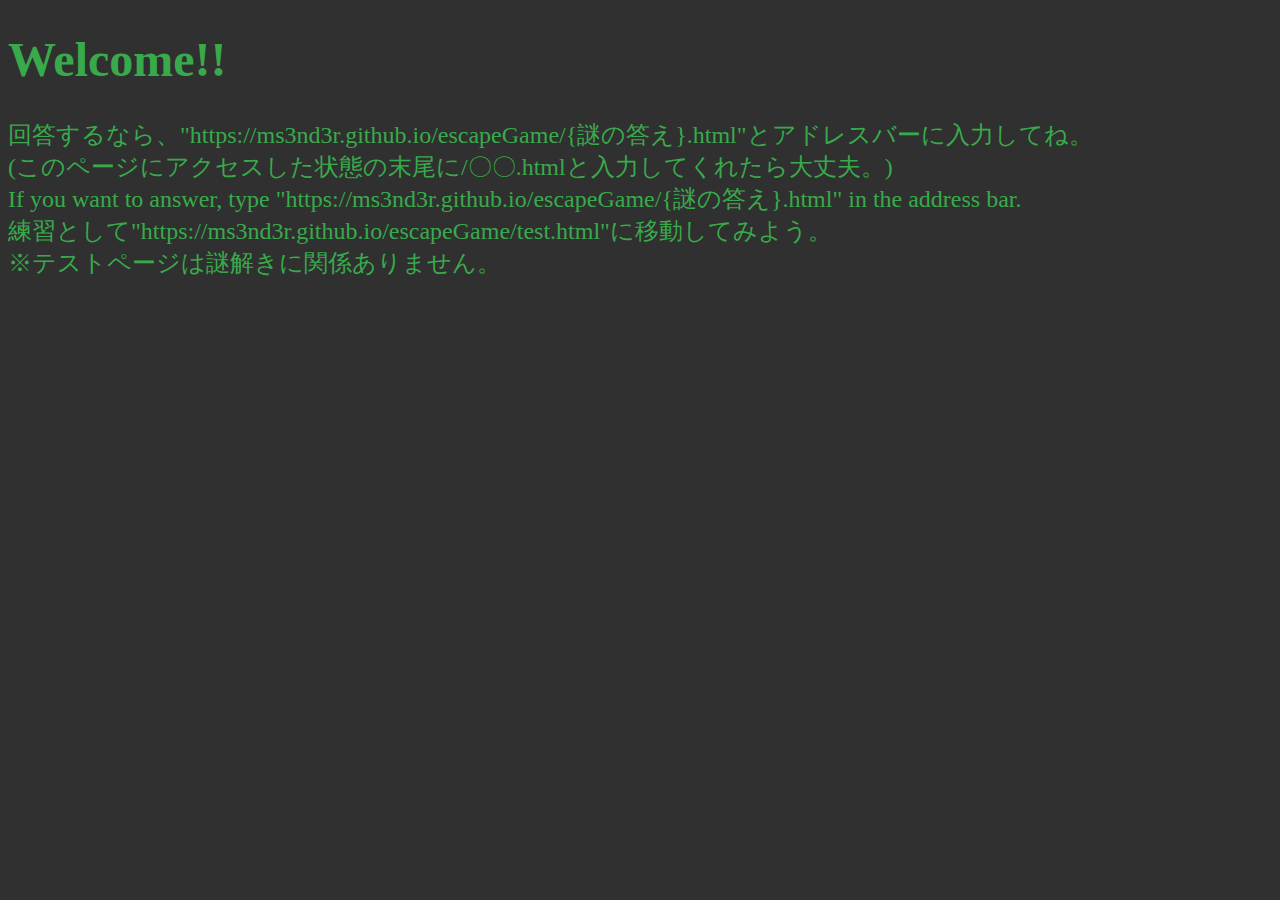
<file: index.html>
<!DOCTYPE html>
<html lang="jp">
<head>
    <meta charset="UTF-8">
    <meta http-equiv="X-UA-Compatible" content="IE=edge">
    <meta name="viewport" content="width=device-width, initial-scale=1.0">
    <link rel="stylesheet" href="./style.css">
    <title>Hello.</title>
</head>
<body>
    <h1>Welcome!!</h1>
    <p>回答するなら、"https://ms3nd3r.github.io/escapeGame/{謎の答え}.html"とアドレスバーに入力してね。<br>(このページにアクセスした状態の末尾に/〇〇.htmlと入力してくれたら大丈夫。)</p>
    <p>If you want to answer, type "https://ms3nd3r.github.io/escapeGame/{謎の答え}.html" in the address bar.</p>
    <p>練習として"https://ms3nd3r.github.io/escapeGame/test.html"に移動してみよう。<br>※テストページは謎解きに関係ありません。</p>
</body>
</html>
</file>
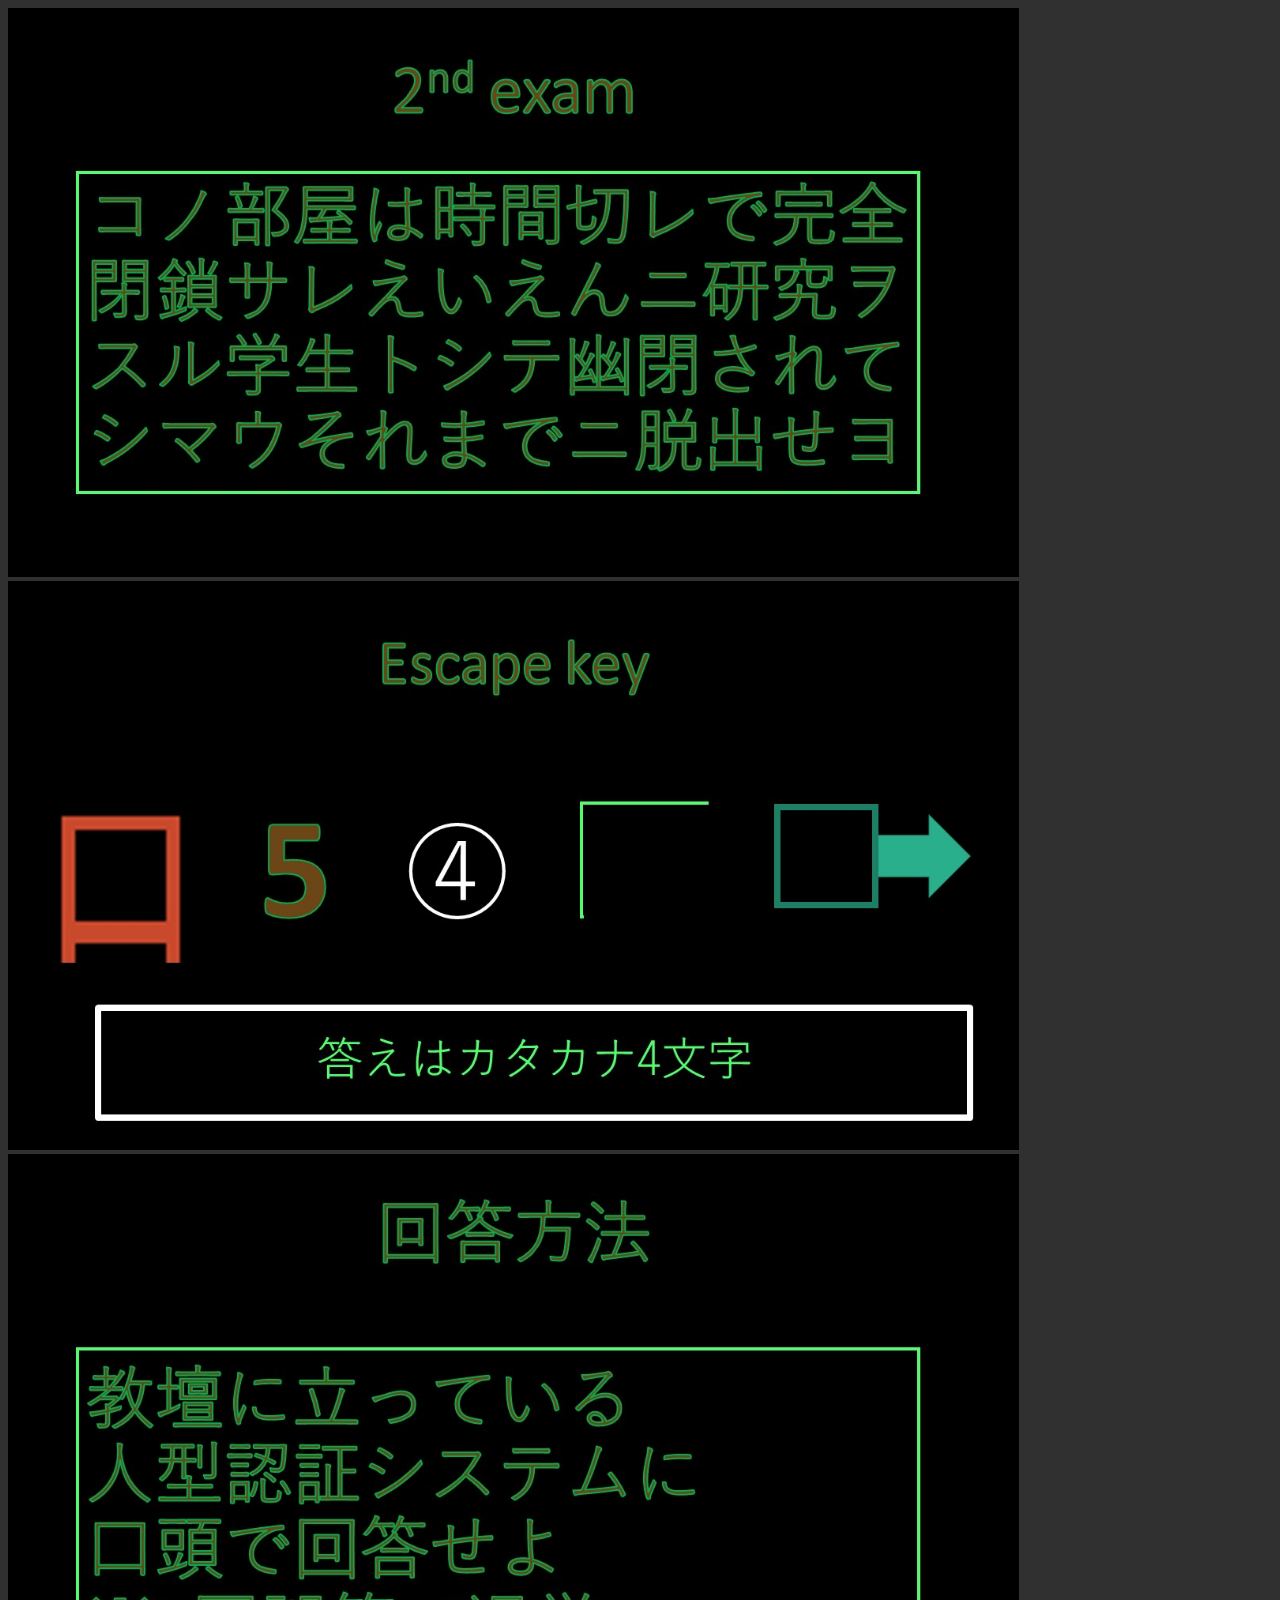
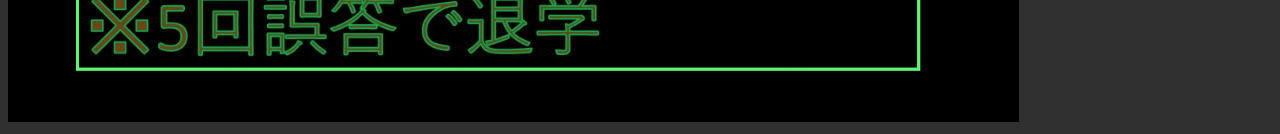
<file: 2ndExam/index.html>
<!DOCTYPE html>
<html lang="jp">
<head>
    <meta charset="UTF-8">
    <meta http-equiv="X-UA-Compatible" content="IE=edge">
    <meta name="viewport" content="width=device-width, initial-scale=1.0">
    <link rel="stylesheet" href="../style.css">
    <title>Document</title>
</head>
<body>
    <div><img src="../image/2nd1.JPG"></div>
    <div><img src="../image/2nd2.JPG"></div>
    <div><img src="../image/2nd3.JPG"></div>
</body>
</html>
</file>
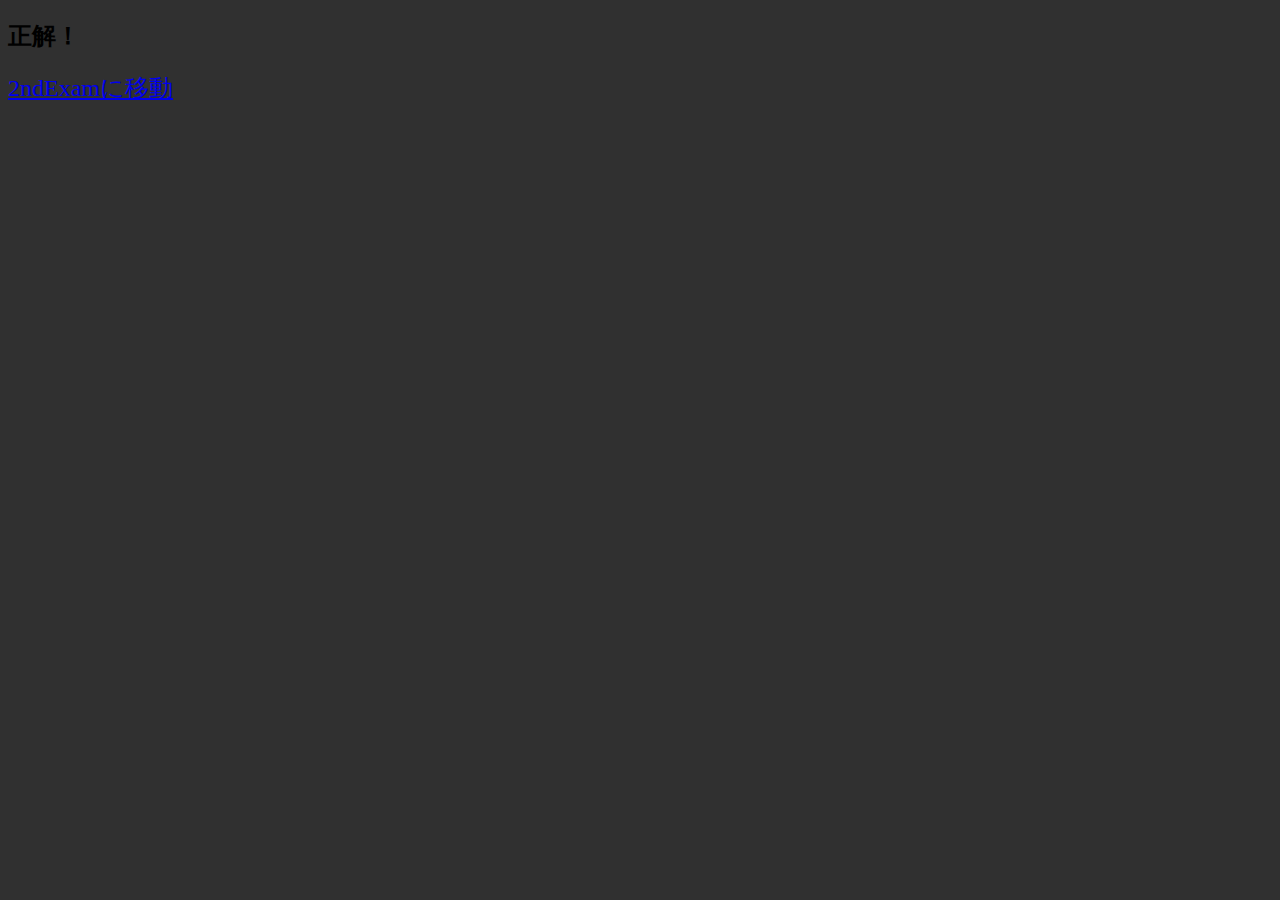
<file: bot.html>
<!DOCTYPE html>
<html lang="jp">
<head>
    <meta charset="UTF-8">
    <meta http-equiv="X-UA-Compatible" content="IE=edge">
    <meta name="viewport" content="width=device-width, initial-scale=1.0">
    <link rel="stylesheet" href="./style.css">
    <title>correct</title>
</head>
<body>
    <h2>正解！</h2>
    <p><a href="./2ndExam/index.html">2ndExamに移動</a></p>
</body>
</html>
</file>
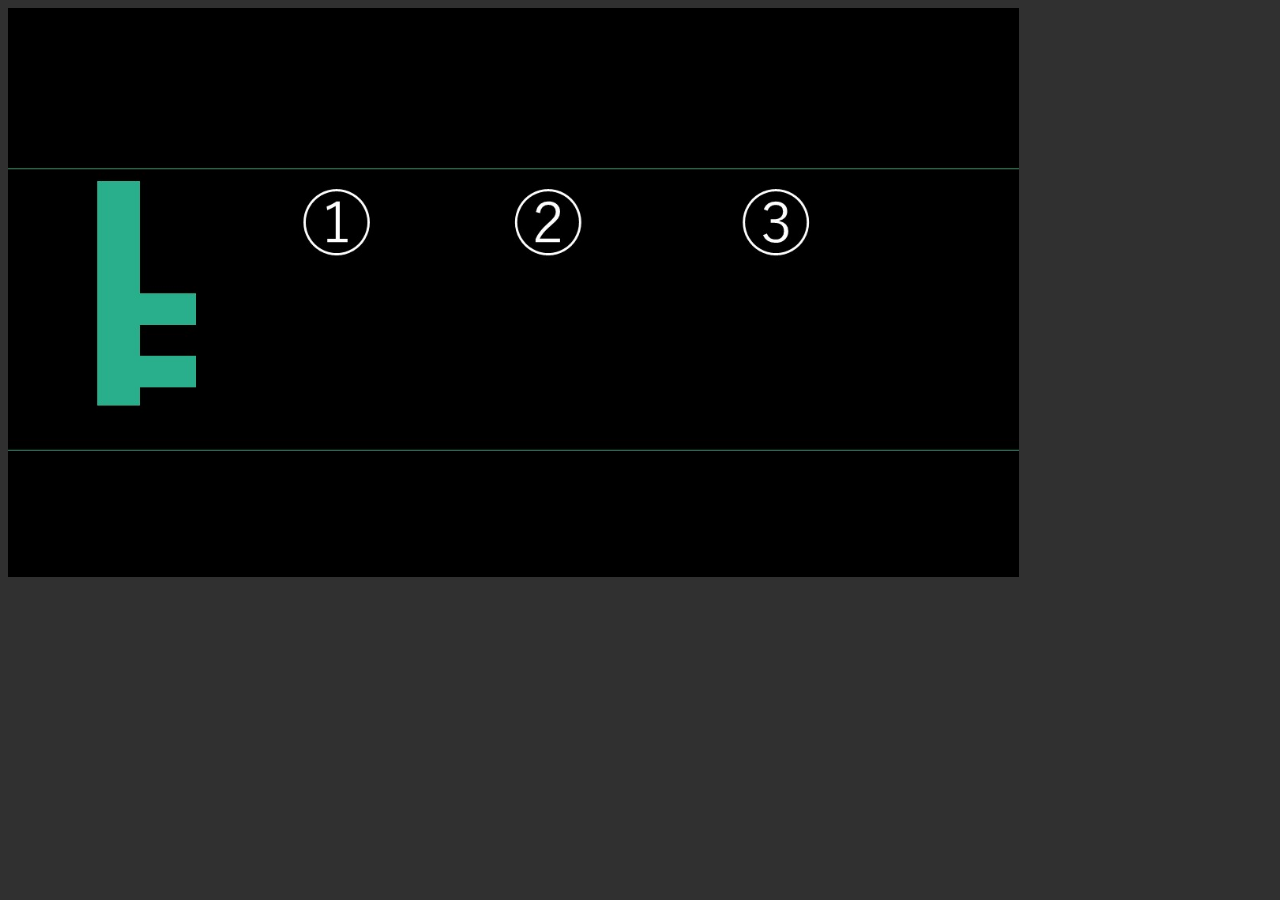
<file: cpu.html>
<!DOCTYPE html>
<html lang="jp">
<head>
    <meta charset="UTF-8">
    <meta http-equiv="X-UA-Compatible" content="IE=edge">
    <meta name="viewport" content="width=device-width, initial-scale=1.0">
    <link rel="stylesheet" href="./style.css">
    <title>correct</title>
</head>
<body>
    <img src="image/key1.JPG">
</body>
</html>
</file>
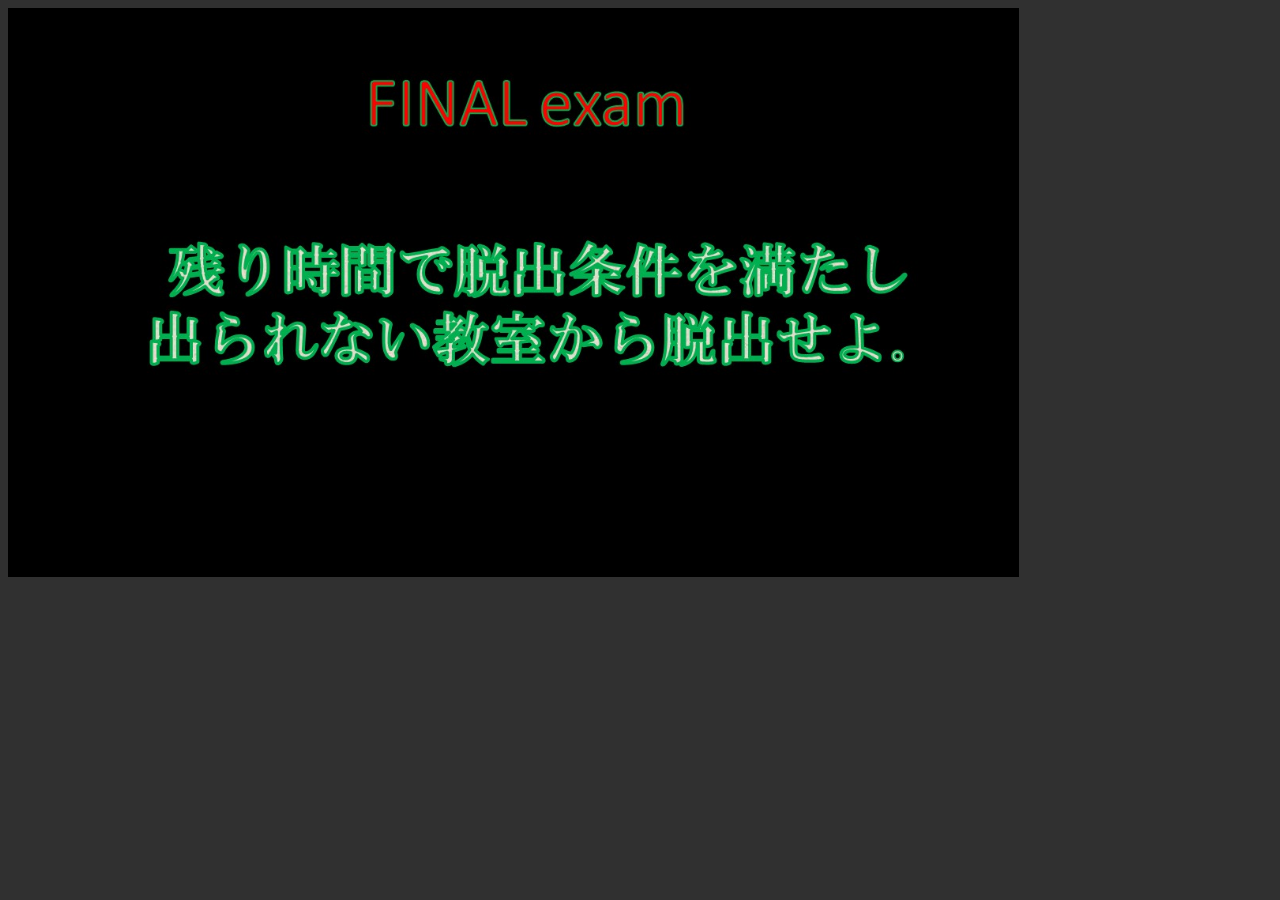
<file: final.html>
<!DOCTYPE html>
<html lang="jp">
<head>
    <meta charset="UTF-8">
    <meta http-equiv="X-UA-Compatible" content="IE=edge">
    <meta name="viewport" content="width=device-width, initial-scale=1.0">
    <link rel="stylesheet" href="./style.css">
    <title>final</title>
</head>
<body>
<img src="./image/Final.JPG">
</body>
</html>
</file>
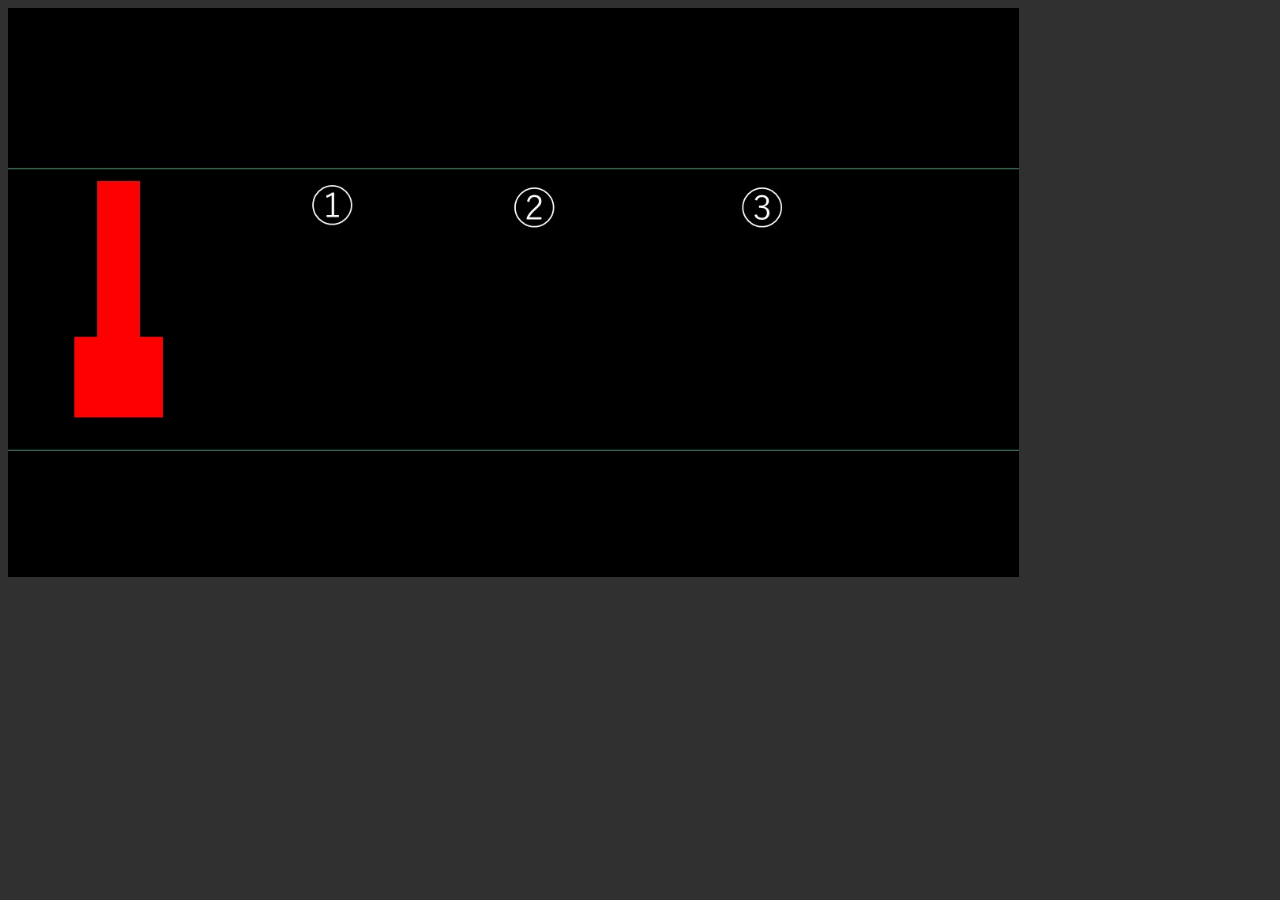
<file: monitor.html>
<!DOCTYPE html>
<html lang="jp">
<head>
    <meta charset="UTF-8">
    <meta http-equiv="X-UA-Compatible" content="IE=edge">
    <meta name="viewport" content="width=device-width, initial-scale=1.0">
    <link rel="stylesheet" href="./style.css">
    <title>correct</title>
</head>
<body>
    <img src="image/key2.JPG">
</body>
</html>
</file>
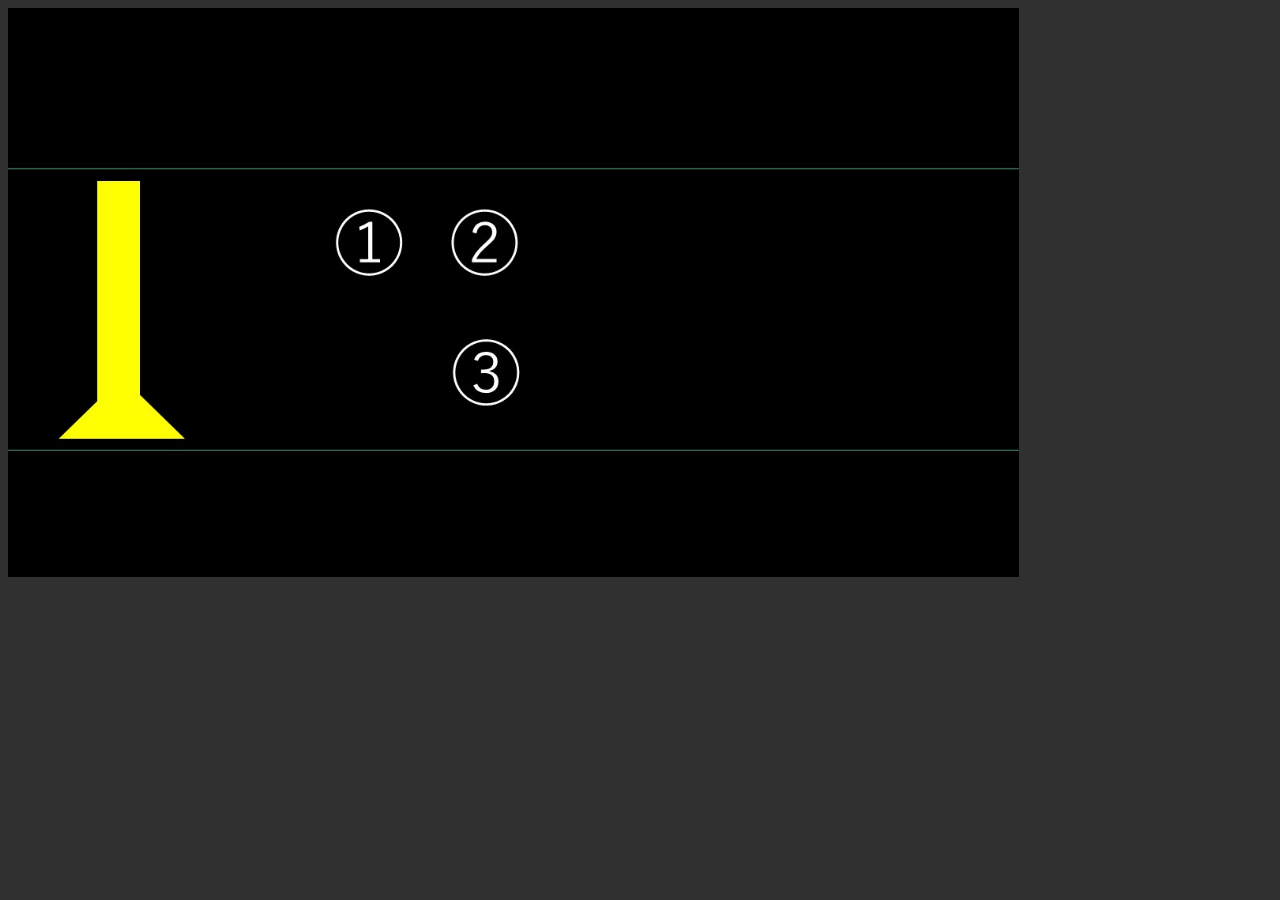
<file: ssd.html>
<!DOCTYPE html>
<html lang="jp">
<head>
    <meta charset="UTF-8">
    <meta http-equiv="X-UA-Compatible" content="IE=edge">
    <meta name="viewport" content="width=device-width, initial-scale=1.0">
    <link rel="stylesheet" href="./style.css">
    <title>correct</title>
</head>
<body>
    <img src="image/key3.JPG">
</body>
</html>
</file>
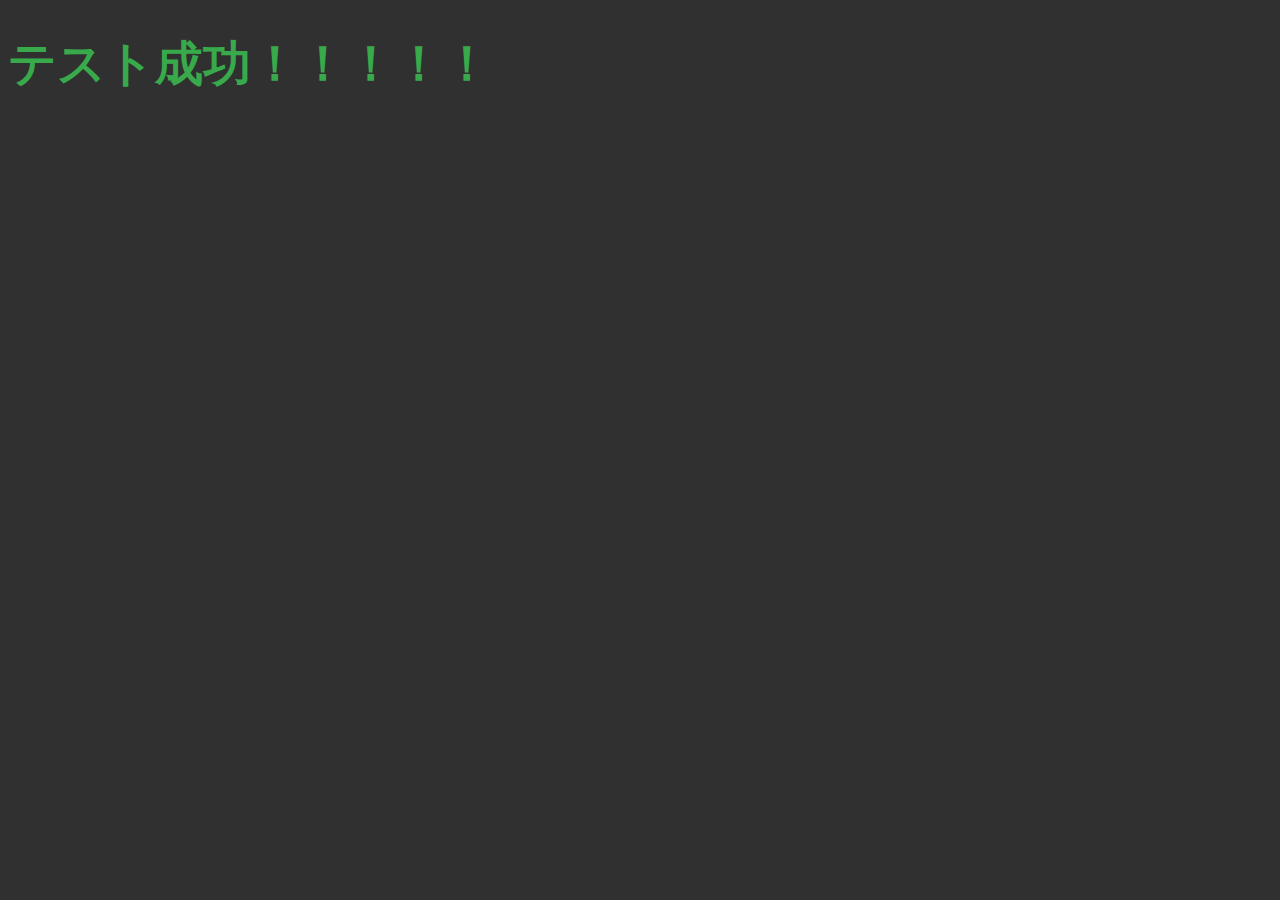
<file: test.html>
<!DOCTYPE html>
<html lang="jp">
<head>
    <meta charset="UTF-8">
    <meta http-equiv="X-UA-Compatible" content="IE=edge">
    <meta name="viewport" content="width=device-width, initial-scale=1.0">
    <link rel="stylesheet" href="./style.css">
    <title>test</title>
</head>
<body>
    <h1>テスト成功！！！！！</h1>
</body>
</html>
</file>
<file: style.css>
body{
    background-color: rgb(48, 48, 48);
}
h1{
    color: rgb(56, 170, 75);
    font-size: 300%;
}
p{
    color: rgb(56, 170, 75);
    font-size: 150%;
    margin: auto;
}
img{
    width: 80%;
}
</file>
